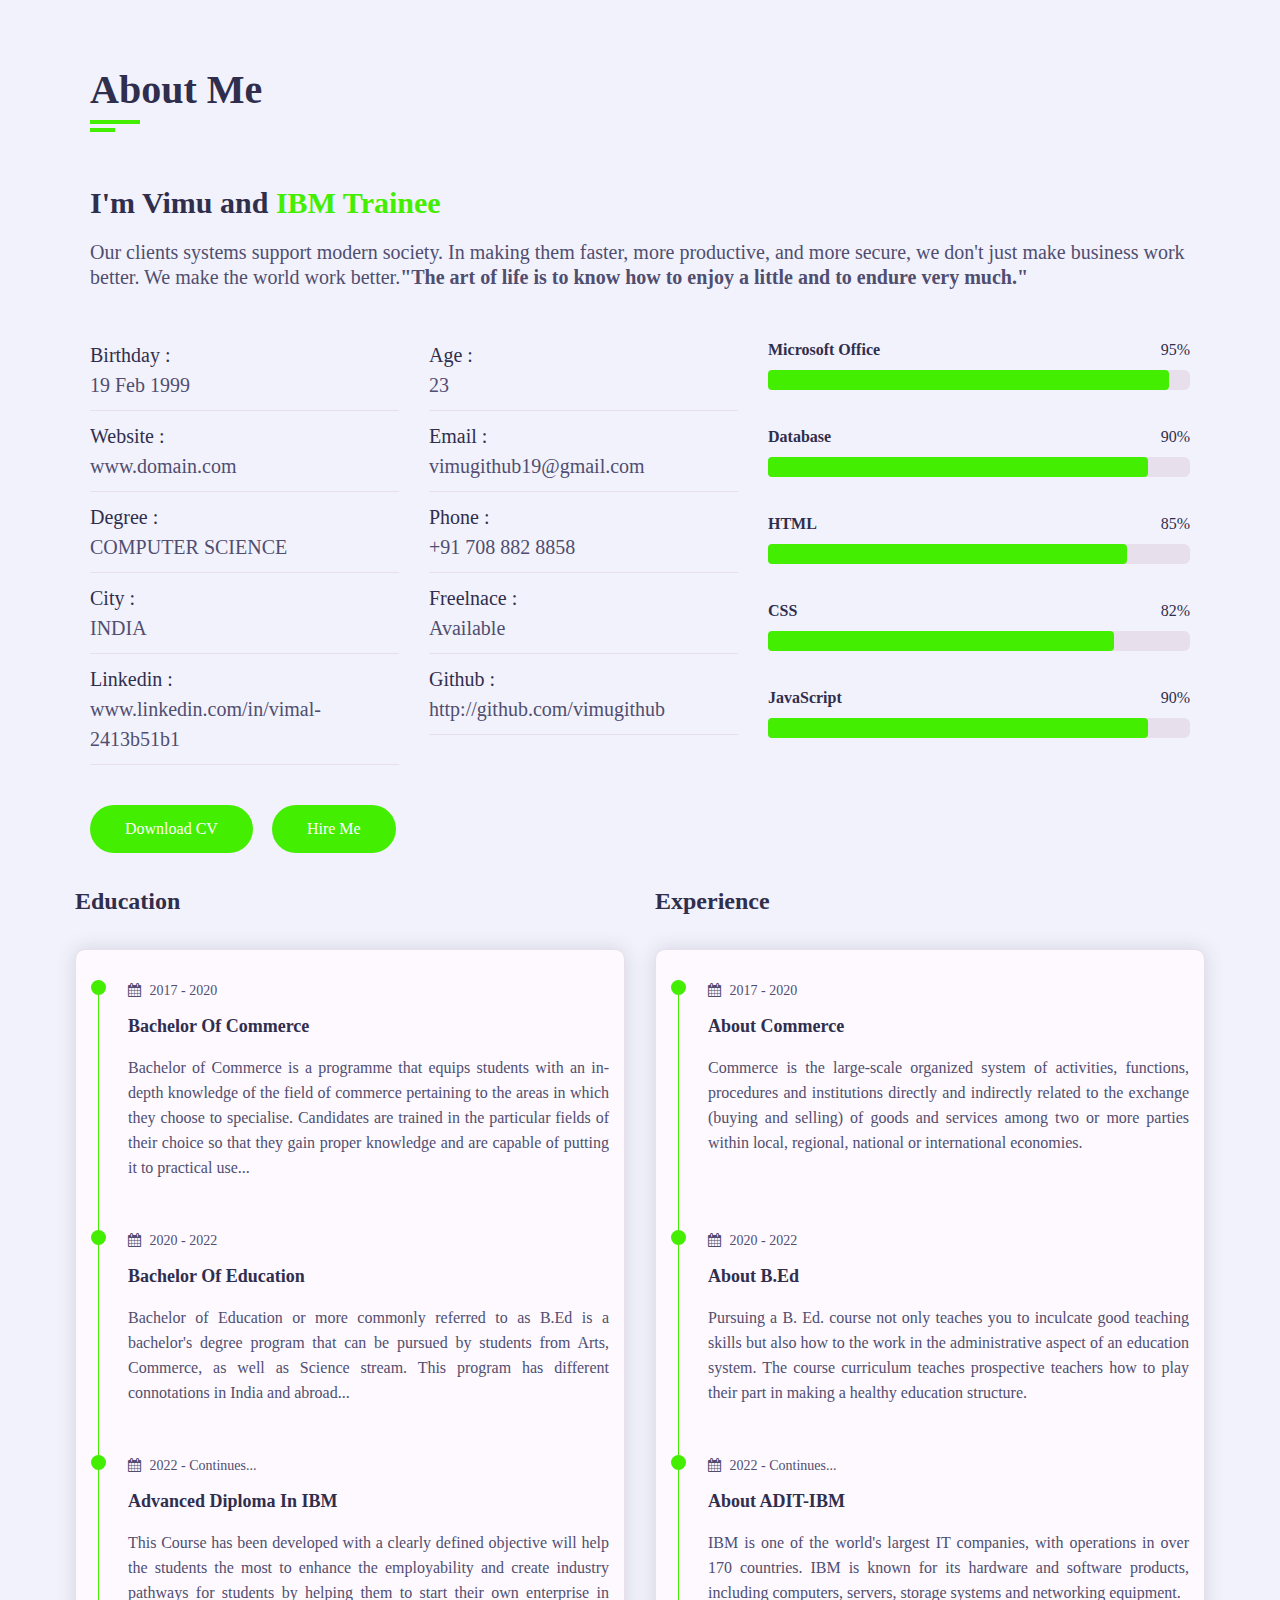
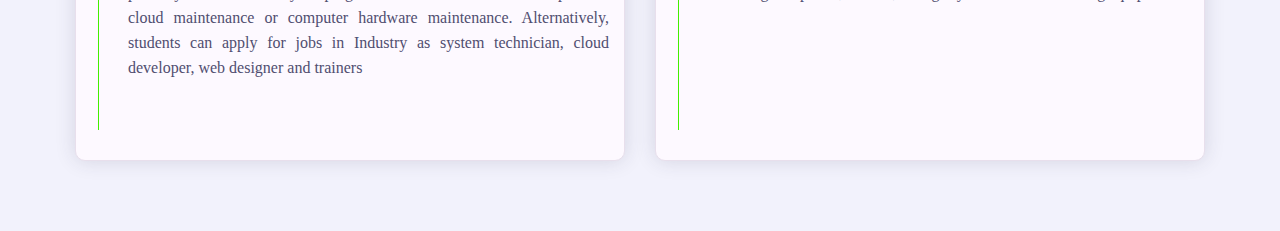
<file: about.html>
<!DOCTYPE html>
<html lang="en">
<head>
    <meta charset="UTF-8">
    <meta http-equiv="X-UA-Compatible" content="IE=edge">
    <meta name="viewport" content="width=device-width, initial-scale=1.0">
    <title>About</title>
    <link rel="stylesheet" href="color/style.css">
    <link rel="stylesheet" href="color/color3.css">
    <link rel="stylesheet" href="https://cdnjs.cloudflare.com/ajax/libs/font-awesome/4.7.0/css/font-awesome.min.css">
</head>
<body>
  <section class="about section" id="about">
        <div class="container">

            <div class="row">
                <div class="section-title padd-15">
                    <h2>About Me</h2>
                </div>
            </div>
            <div class="row">
                <div class="about-content padd-15">
                <div class="row">
                    <div class="about-text padd-15">
                        <h3>I'm Vimu and <span>IBM Trainee</span></h3>
                            <p>Our clients systems support modern society. In making them faster, more productive, and more secure, we don't just make business work better.
                                We make the world work better.<b>"The art of life is to know how to enjoy a little and to endure very much."</b> </p>
                    </div>
                </div>
<!-- Personal -->
				
                <div class="row">
                        <div class="personal-info padd-15">
                 <div class="row">
                        <div class="info-item padd-15">
                            <p>Birthday : <span>19 Feb 1999</span></p>
                        </div>

                        <div class="info-item padd-15">
                            <p>Age : <span>23</span></p>
                        </div>
                        
                        <div class="info-item padd-15">
                            <p>Website : <span>www.domain.com </span></p>
                        </div>

                        <div class="info-item padd-15">
                            <p>Email : <span>vimugithub19@gmail.com</span></p>
                        </div>

                        <div class="info-item padd-15">
                            <p>Degree : <span>COMPUTER SCIENCE</span></p>
                        </div>

                        <div class="info-item padd-15">
                            <p>Phone : <span>+91 708 882 8858</span></p>
                        </div>

                        <div class="info-item padd-15">
                            <p>City : <span>INDIA</span></p>
                        </div>

                        <div class="info-item padd-15">
                            <p>Freelnace : <span>Available</span></p>
                        </div>
                        <div class="info-item padd-15">
                            <p>Linkedin : <span>www.linkedin.com/in/vimal-2413b51b1</span></p>
                        </div>
                        <div class="info-item padd-15">
                            <p>Github : <span>http://github.com/vimugithub</span></p>
                        </div>
                    </div>
                    <div class="row">
                        <div class="buttons padd-15">
                            <a href="img/resume.pdf" class="btn" download>Download CV</a>
                           		
							<a href="cont.html" class="btn hire-me">Hire Me</a>
                        </div>
                    </div> 
                    </div>        
                     <div class="skills padd-15">
                        <div class="row">
                            <div class="skills-item padd-15">
                                    <h5>Microsoft Office</h5>
                            <div class="progress">
                                    <div class="progress-in" style="width: 95%;"></div>
                                    <div class="skills-percent">95%</div>
                            </div>
                            </div>

                            <div class="skills-item padd-15">
                                    <h5>Database</h5>
                            <div class="progress">
                                    <div class="progress-in" style="width: 90%;"></div>
                                    <div class="skills-percent">90%</div>
                            </div>
                            </div>

                            <div class="skills-item padd-15">
                                    <h5>HTML</h5>
                            <div class="progress">
                                    <div class="progress-in" style="width: 85%;"></div>
                                    <div class="skills-percent">85%</div>
                            </div>
                            </div>

                            <div class="skills-item padd-15">
                                    <h5>CSS</h5>
                            <div class="progress">
                                    <div class="progress-in" style="width: 82%;"></div>
                                    <div class="skills-percent">82%</div>
                            </div>
                            </div>

                            <div class="skills-item padd-15">
                                    <h5>JavaScript</h5>
                            <div class="progress">
                                    <div class="progress-in" style="width: 90%;"></div>
                                    <div class="skills-percent">90%</div>
                            </div>
                            

                     </div>
                    </div>
                </div>
                       <div class="row">
                           <div class="education padd-15">
                               <h3 class="title">Education</h3>
                                   <div class="row">
                                       <div class="timeline-box padd-15">
                                           <div class="timeline shadow-dark">
<!-- === Timeline items === -->
                    <div class="timeline-item">
                        <div class="circle-dot"></div>
                       		<h3 class="timeline-date">
                            	<i class="fa fa-calendar"></i> 2017 - 2020
                      		</h3>
                        <h4 class="timeline-title">Bachelor of Commerce</h4>
                                <p class="timeline-text">Bachelor of Commerce is a programme that equips students with an in-depth knowledge of 
                                    the field of commerce pertaining to the areas in which they choose to specialise. 
                                            Candidates are trained in the particular fields of their choice 
                                             so that they gain proper knowledge and are capable of putting it to practical use...</p>
                    </div>		
                            <!-- === Timeline items === -->
                    <div class="timeline-item">
                        <div class="circle-dot"></div>
                        <h3 class="timeline-date">
                            <i class="fa fa-calendar"></i> 2020 - 2022
                        </h3>
                        <h4 class="timeline-title">Bachelor of Education</h4>
                                <p class="timeline-text">Bachelor of Education or more commonly referred to as 
                                    B.Ed is a bachelor's degree program that can be pursued by students from Arts, Commerce, as well as Science stream. 
                                    This program has different connotations in India and abroad...</p>
                    </div>	
                            <!-- === Timeline items === -->      
                    <div class="timeline-item">
                        <div class="circle-dot"></div>
                        <h3 class="timeline-date">
                            <i class="fa fa-calendar"></i> 2022 - Continues...
                        </h3>
                        <h4 class="timeline-title"> Advanced Diploma in IBM</h4>
                                <p class="timeline-text">This Course has been developed with a clearly defined objective will help 
                                    the students the most to enhance the employability and create industry pathways for students by 
                                    helping them to start their own enterprise in cloud maintenance or computer hardware maintenance. 
                                    Alternatively, students can apply for jobs in Industry as system technician, 
                                        cloud developer, web designer and trainers</p>
                    </div>
                                            </div>
                                        </div>
                                    </div>
                            </div>
                        
                            <div class="experience padd-15">
                                <h3 class="title">Experience</h3>
                                <div class="row">
                                    <div class="timeline-box padd-15">
                                        <div class="timeline shadow-dark">
<!-- === Timeline items === -->
                <div class="timeline-item">
                    <div class="circle-dot"></div>
                    <h3 class="timeline-date">
                        <i class="fa fa-calendar"></i> 2017 - 2020
                    </h3>
                    <h4 class="timeline-title">About  Commerce</h4>
                            <p class="timeline-text">Commerce is the large-scale organized system of activities, functions, procedures and institutions directly and indirectly related to the exchange (buying and selling) of goods and services among two or more parties within local, regional, national or international economies.<br><br></p>
                </div>		
                        <!-- === Timeline items === -->
                <div class="timeline-item">
                    <div class="circle-dot"></div>
                    <h3 class="timeline-date">
                        <i class="fa fa-calendar"></i> 2020 - 2022
                    </h3>
                    <h4 class="timeline-title">About B.ed</h4>
                            <p class="timeline-text">Pursuing a B. Ed. course not only teaches you to inculcate good teaching skills but also how to the work in the administrative aspect of an education system. The course curriculum teaches prospective teachers how to play their part in making a healthy education structure.</p>
                </div>	
                        <!-- === Timeline items === -->      
                <div class="timeline-item">
                    <div class="circle-dot"></div>
                    <h3 class="timeline-date">
                        <i class="fa fa-calendar"></i> 2022 - Continues...
                    </h3>
                    <h4 class="timeline-title"> About ADIT-IBM</h4>
                          
                            <p class="timeline-text">IBM is one of the world's largest IT companies, with operations in over 170 countries. IBM is known for its hardware and software products, including computers, servers, storage systems and networking equipment.<br><br><br><br></p>
                </div>
                                        </div>
                                    </div>
                                </div>
                            </div> 

                        </div>
                </div>
            </div>
        </div>
    </section>  
</body>
</html>
</file>
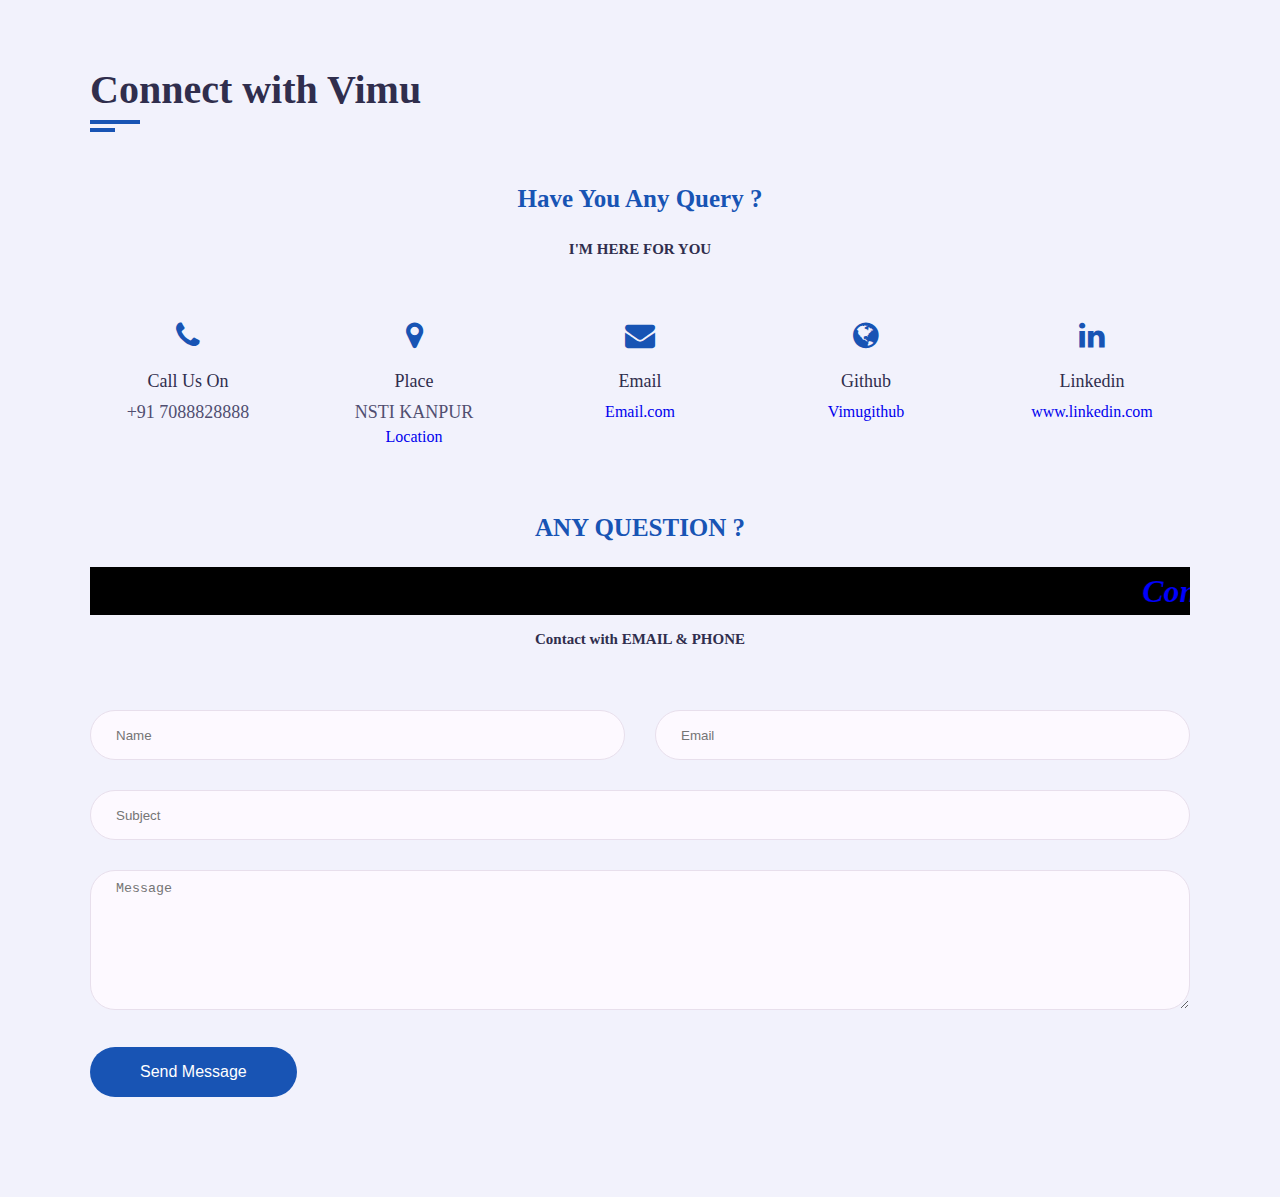
<file: cont.html>
<!DOCTYPE html>
<html>
<head>
	<meta charset="utf-8">
	<meta name="viewport" content="width=device-width, initial-scale=1">
	<title>Contect</title>
	<link rel="stylesheet" href="color/style.css">
    <link rel="stylesheet" href="color/color4.css">
    <link rel="stylesheet" href="https://cdnjs.cloudflare.com/ajax/libs/font-awesome/4.7.0/css/font-awesome.min.css">
</head>
<body>
	<!--=== Contact section Start ===-->

		<section class="contact section">


			<div class="aside">
				<div class="logo">
					<a href="#"><span>V</span>imu</a></div>
			   <div class="nav-toggle">
				   <span></span>
			   </div>
					<ul class="nav">
						<li><a href="Main.html" class="active"><i class="fa fa-home"></i>Home</a></li>
						<li><a href="about.html"><i class="fa fa-user"></i>About</a></li>
						<li><a href="service.html"><i class="fa fa-list"></i>Services</a></li>
						<li><a href="port.html"><i class="fa fa-briefcase"></i>Portfolio</a></li>
						<li><a href="cont.html"><i class="fa fa-comments"></i>Contect</a></li>
					</ul>
				</div>
			</div>


			<div class="container">
				<div class="row">
					<div class="section-title padd-15">
						<h2>Connect with Vimu</h2>
					</div>
				</div>
				<h3 class="contact-title padd-15">Have You Any Query ?</h3>
				<h4 class="contact-sub-title padd-15">I'M HERE FOR YOU </h4>
					<div class="row">
<!-- ====Contact info item Start==== -->

		<div class="contact-info-item padd-15">
			<div class="icon"><i class="fa fa-phone"></i></div>
			<h4>Call Us On</h4>
				<p>+91 7088828888</p>
		</div>

<!-- ====Contact info item End==== -->
<!-- ====Contact info item Start==== -->

		<div class="contact-info-item padd-15">
			<div class="icon"><i class="fa fa-map-marker"></i></div>
			<h4>Place</h4>
				<p>NSTI KANPUR</p>
				<a href="https://goo.gl/maps/hQSdcrZji4s8kAF8A">Location</a>
		</div>

<!-- ====Contact info item End==== -->
<!-- ====Contact info item Start==== -->

		<div class="contact-info-item padd-15">
			<div class="icon"><i class="fa fa-envelope"></i></div>
			<h4>Email</h4>
					<a href="vimugithub19@gmail.com">Email.com</a>
					<!-- <p>vimugithub@gmail.com</p> -->
		</div>
		

<!-- ====Contact info item End==== -->
<!-- ====Contact info item Start==== -->

		<div class="contact-info-item padd-15">
			<div class="icon"><i class="fa fa-globe"></i></div>
			<h4>Github</h4>
				<a href="http://github.com/vimugithub">Vimugithub</a>
				<!-- <p>http://github.com/vimugithub</p> -->
		</div>

		<div class="contact-info-item padd-15">
			<div class="icon"><i class="fa fa-linkedin"></i></div>
			<h4>Linkedin</h4>
				<a href="www.linkedin.com/in/vimal-2413b51b1">www.linkedin.com</a>
		</div>

<!-- ====Contact info item End==== -->
					</div>
					<h3 class="contact-title padd-15">ANY QUESTION ?</h3>
		<font size=6 color="blue" face="ravie"><b><i><u>
			<marquee bgcolor="mint">Contact With Vimu</marquee></u></i></b></font>
				<h4 class="contact-sub-title padd-15">Contact with EMAIL & PHONE</h4>


<!-- ====Contact form==== -->

			<div class="row">
				<div class="contact-form padd-15">
					<div class="row">
						<div class="form-item col-6 padd-15">
							<div class="form-group">
								<input type="text" class="form-control" placeholder="Name">
							</div>
						</div>
					<div class="form-item col-6 padd-15">
							<div class="form-group">
								<input type="email" class="form-control" placeholder="Email">
							</div>
						</div>
					</div>
						<div class="row">
					<div class="form-item col-12 padd-15">
							<div class="form-group">
								<input type="text" class="form-control" placeholder="Subject">
							</div>
						</div>
					</div>
					<div class="row">
					<div class="form-item col-12 padd-15">
							<div class="form-group">
								<textarea name="" class="form-control" id="" placeholder="Message"></textarea>
							</div>
						</div>
					</div>
					<div class="row">
					<div class="form-item col-12 padd-15">
						<div class="form-group">
							<button type="submit" class="btn">Send Message</button>
						</div>
					</div>
					</div>
					</div>
				
			</div>

<!-- ====Contact form==== -->

			</div>
		</section>

<!--=== Contact section End ===-->
</body>
</html>
</file>
<file: color/style.css>
@import url('https://fonts.googleapis.com/css2?family=Clicker+Script&family=Poppins:wght@200;300;500;600;700&display=swap');

:root {
	--bg-black-900: #f2f2fc;
	--bg-black-100: #fdf9ff;
	--bg-black-50: #e8dfec;
	--text-black-900: #302e4d;
	--text-black-700: #504e70;
}

body.dark{

	--bg-black-900: #151515;
	--bg-black-100: #222222;
	--bg-black-50: #199191;
	--text-black-900: #ffffff;
	--text-black-700: #e9e9e9;


}

body {
	margin: 0;
	padding: 0;
	line-height: 1.5;
	font-size: 16px;
	font-family: 'Poppins' sans-serif;
}


*
{
	margin: 0;
	padding: 0;
	outline: none;
	text-decoration: none;
	box-sizing: border-box;

}

::before,::after {
	box-sizing: border-box;
}

ul {
	list-style: none;
}

.section {
	background: var(--bg-black-900);
	min-height: 100vh;
	display: block;
	position: flex;
	left: 270px;
	padding: 0 30px;
   /* top: 0;
	right: 0;
	z-index: 0;*/
    opacity: 1.5;
}
																	/* .hidden{
																		display: none !important;
																	}  */
.main-content{ 
	padding-left: 270px;
}
.padd-15 {
	padding-left: 15px;
	padding-right: 15px;
}

.container {
	max-width: 1100px;
	width: 100%;
	margin: auto;
}

.section .container{
	padding-top: 60px;
	padding-bottom: 70px;
}
.section-title{
	flex: 0 0 100%;
	max-width: 100%;
	margin-bottom: 60px;
}

.section-title h2{
	font-size: 40px;
	color: var(--text-black-900);
	font-weight: 700;
	position: relative;
}

.section-title h2::before{
	content: '';
	height: 4px;
	width: 50px;
	background-color: var(--skin-color);
	position: absolute;
	top: 100%;
	left: 0;
}

.section-title h2::after{
	content: '';
	height: 4px;
	width: 25px;
	background-color: var(--skin-color);
	position: absolute;
	top: 100%;
	left: 0;
	margin-top: 8px;
}
.row {
	display: flex;
	flex-wrap: wrap;
	margin-left: -15px;
	margin-right: -15px;
	position: relative;
}

.btn {
	font-size: 16px;
	font-weight: 500;
	padding: 12px 35px;
	background: var(--skin-color);
	color: white;
	border-radius: 40px;
	display: inline-block;
	white-space: nowrap;
	border: none;
	background: var(--skin-color);
	transition: all 0.3s ease;

}

.btn:hover {
	transform: scale(1.05);
}

.shadow-dark{
	box-shadow: 0 0 20px rgba(48, 46, 77, 0.15);
}

												/* aside */

.aside {
	width: 270px;
	background: var(--bg-black-100);
	position: fixed;
	left: 0;
	top: 0;
	height: 100%;
	display: flex;
	border-right: 1px solid var(--bg-black-50);
	justify-content: center;
	align-items: center;
	padding: 30px;
	z-index: 25;

}

.aside .logo {
	position: absolute;
	top: 50px;
	font-size: 30px;
	text-transform: capitalize;
}

.aside .logo a {
	color: var(--text-black-900);
	font-weight: 700;
	background: none;
	padding: 15px 20px;
	font-size: 35px;
	letter-spacing: 5px;
	position: relative;

}

.aside .logo a span {
	font-family: 'Clicker Script', cursive;
	font-size: 40px;
}

.aside .logo a::before {

	content: '';
	position: absolute;
	width: 25px;
	height: 25px;
	border-bottom: 5px solid var(--skin-color);
	border-left: 5px solid var(--skin-color);
	bottom: 0;
	left: 0;

}

.aside .logo a::after {

	content: '';
	position: absolute;
	width: 25px;
	height: 25px;
	border-top: 5px solid var(--skin-color);
	border-right: 5px solid var(--skin-color);
	top: 0;
	right: 0;

}

.aside .nav-toggler {
	height: 40px;
	width: 40px;
	border: 1px solid var(--bg-black-50);
	cursor: pointer;
	position: fixed;
	left: 300px;
	top: 200px;
	border-radius: 10px;
	display: none;
	align-items: center;
	justify-content: center;
	background: var(--bg-black-100);
}

.aside .nav-toggler span {
	height: 2px;
	width: 18px;
	background: var(--skin-color);
	display: inline-block;
	position: relative;
}

.aside .nav-toggler span::before {
	content: '';
	height: 2px;
	width: 18px;
	background: var(--skin-color);
	position: absolute;
	top: -6px;
	left: 0;
}

.aside .nav-toggler span::after {
	content: '';
	height: 2px;
	width: 18px;
	background: var(--skin-color);
	position: absolute;
	top: 6px;
	left: 0;
}

.aside .nav {
	margin-top: 50px;

}

.aside .nav li {
	margin-bottom: 20px;
	display: block;

}

.aside .nav li a {
	font-size: 20px;
	font-weight: 600;
	display: block;
	color: var(--text-black-900);
	border-bottom: 1px solid var(--bg-black-50);
	padding: 5px 1rem;
}

.aside .nav li a.active {
	color: var(--skin-color);
}

.aside .nav li a i {
	margin-right: 15px;
}

														/* home */
.home {
	min-height: 100vh;
	display: flex;
	color: var(--text-black-900);
}
.home .home-info {
	flex: 0 0 50%;
	max-width: 50%;
}
h3.hello {
	font-size: 30px;
	margin: 15px 0;
	margin-top: 100px;
}
h3.hello span {
	font-family: 'Clicker Script', cursive;
	font-size: 30px;
	font-weight: 700;
	color: var(--skin-color);
}
h3.my-profession {
	font-size: 30px;
	margin: 15px 0;
}
.typing {
	color: var(--skin-color);
}
.home-info p {
	margin-bottom: 100px;
	font-size: 25px;
	color: var(--text-black-700);
}
.home .home-img {
	flex: 0 0 50%;
	max-width: 50%;
	text-align: center;
	position: relative;	
}
.home-img::after {
	content: '';
	position: absolute;
	height: 80px;
	width: 80px;
	border-bottom: 10px solid var(--skin-color);
	border-right: 10px solid var(--skin-color);
	right: 20px;
	bottom: -40px;
}

.home-img::before {
	content: '';
	position: absolute;
	width: 80px;
	height: 80px;
	border-top: 10px solid var(--skin-color);
	border-left: 10px solid var(--skin-color);
	left: 20px;
	top: 40px;
}
.home .home-img img {
	height: 500px;
	padding-top: 5rem;
	margin: auto;
	border-radius: 5px;
}
										/*  About  */
.about .about-content{
	flex: 0 0 100%;
	max-width: 100%;
	
}

.about .about-content .about-text{
	flex: 0 0 100%;
	max-width: 100%;
	/*background-color: aqua;*/
}

.about .about-content .about-text h3{
	font-size: 30px;
	margin-bottom: 15px;
	font-weight: 700;
	color: var(--text-black-900);
}

.about .about-content .about-text h3 span{
	color: var(--skin-color);

}

.about .about-content .about-text p{
	font-size: 20px;
    line-height: 25px;
	color: var(--text-black-700);
}

.about .about-content .personal-info{
	flex: 0 0 60%;
	max-width: 60%;
	/* background-color: red; */
	margin-top: 40px;
}

.about .about-content .personal-info .info-item{
	flex: 0 0 50%;
	max-width: 50%;
	/* background-color: red; */
 }

.about .about-content .personal-info .info-item p{
	font-weight: 60%;
	padding: 10px 0;
	font-size: 20px;
	color: var(--text-black-900);
	border-bottom: 1px solid var(--bg-black-50);
}
 .about .about-content .personal-info .info-item p span{
 	font-weight: 400;
 	color: var(--text-black-700);
 	margin-left: 4px;
 	display: inline-block;
 }

 .about .about-content .personal-info .buttons{
 	margin-top: 30px;
 }

 .about .about-content .personal-info .buttons .btn{
 	margin-right: 15px;
 	margin-top: 10px;

 }

.about .about-content .skills{
	flex: 0 0 40%;
	max-width: 40%;
	/* background-color: green; */
	margin-top: 40px;
}

.about .about-content .skills .skills-item{
	flex: 0 0 100%;
	max-width: 100%;
/*	background-color: blueviolet;*/
	margin-bottom: 27px;
}

.about .about-content .skills .skills-item h5{
	line-height: 40px;
	font-weight: 600;
	font-size: 16px;
	color: var(--text-black-900);
	text-transform: capitalize;
}

.about .about-content .skills .skills-item .progress{
	background-color: var(--bg-black-50);
	height: 20px;
	border-radius: 6px;
	width: 100%;
	position: relative;
}

.about .about-content .skills .skills-item .progress .progress-in{
	position: absolute;
	left: 0;
	top: 0;
	height: 100%;
	border-radius: 4px;
	background-color: var(--skin-color);
}

.about .about-content .skills .skills-item .skills-percent{
	position: absolute;
	right: 0;
	color: var(--text-black-900);
	top: -40px;
	font-weight: 400;
	line-height: 40px;
}

.about .about-content .education,
.about .about-content .experience
{
	flex: 0 0 50%;
	max-width: 50%;
	margin-top: 30px;
}

.about .about-content h3.title{
	font-size: 24px;
	margin-bottom: 30px;
	font-weight: 700;
	color: var(--text-black-900);
}

.about .about-content .timeline-box{
	flex: 0 0 100%;
	max-width: 100%;
/*	background-color: deepskyblue;*/
}

.about .about-content .timeline{
	background-color: var(--bg-black-100);
	padding: 30px 15px;
	border-radius: 10px;
	border: 1px solid var(--bg-black-50);
	width: 100%;
	position: relative;
} 
												/* about 2 */

.about .about-content .timeline .timeline-item{
	position:relative;
	padding-bottom: 50px;
	padding-left: 37px;
}

.about .about-content .timeline .timeline-item last-child
{
	padding-bottom: 0;
}

.about .about-content .timeline .timeline-item::before
{
	content: '';
	width: 1px;
	position: absolute;
	height: 100%;
	left: 7px;
	top: 0;
	background-color: var(--skin-color);
}

.about .about-content .timeline .timeline-item .circle-dot
{
	position: absolute;
	left: 0;
	top: 0;
	height: 15px;
	width: 15px;
	border-radius: 50%;
	background-color: var(--skin-color);
}
.about .about-content .timeline .timeline-date
{
	font-weight: 400;
	font-size: 14px;
	margin-bottom: 12px;
	color: var(--text-black-700);
}

.about .about-content .timeline .timeline-date .fa{
	margin-right: 5px;
}

.about .about-content .timeline .timeline-title
{
	font-weight: 700;
	font-size: 18px;
	margin-bottom: 15px;
	text-transform: capitalize;
	color: var(--text-black-900);
}

.about .about-content .timeline .timeline-text
{
	line-height: 25px;
	font-size: 16px;
	text-align: justify;
	color: var(--text-black-700);
}

													/* Service */

.service .container{
	padding-bottom: 40px;
}

.service .service-item{
	margin-bottom: 30px;
	flex: 0 0 33.33%;
	max-width: 33.33%;
	cursor: pointer;
}

.service .service-item .service-item-inner
{
	background-color: var(--bg-black-100);
	border: 1px solid var(--bg-black-50);
	border-radius: 10px;
	padding: 30px 15px;
	text-align: center;
	transition: all 0.3s ease;
}

.service .service-item .service-item-inner:hover
{
	box-shadow: 0 0 20px rgba(48, 46, 77, 0.15);
}

.service .service-item .service-item-inner .icon
{
	height: 60px;
	width: 60px;
	border-radius: 50%;
	display: block;
	/*background: black;*/
	margin: 0 auto 30px;
	text-align: center;
	transition: all 0.3s ease;
}

.service .service-item .service-item-inner .icon .fa
{
	font-size: 40px;
	line-height: 60px;
	color: var(--skin-color);
	transition: all 0.3s ease;
}

.service .service-item .service-item-inner:hover .icon{
	background: var(--skin-color);
}


.service .service-item .service-item-inner:hover .icon .fa{
	font-size: 25px;
	color: #fff2ff;
}


.service .service-item .service-item-inner h4
{
	font-size: 18px;
	margin-bottom: 15px;
	color: var(--text-black-900);
	font-weight: 700;
	text-transform: capitalize;
}


.service .service-item .service-item-inner p{
	font-size: 16px;
	color: var(--text-black-700);
	line-height: 25px;
}

													/* portfolio */

.portfolio .container{
	padding-bottom: 40px;
}

.portfolio .portfolio-heading{
	flex: 0 0 100%;
	max-width: 100%;
	margin-bottom: 40px;
}

.portfolio .portfolio-heading h2{
	color: var(--text-black-900);
	font-weight: 500;
}

.portfolio .portfolio-item{
	flex: 0 0 33.33%;
	max-width: 33.33%;
	margin-bottom: 30px;

}
.portfolio .portfolio-item-inner{
	border: 10px solid var(--bg-black-100);
	overflow: hidden;
	cursor: pointer;
}

.portfolio .portfolio-item-inner .portfolio-img img{
	width: 100%;
	display: block;
}

														/* Contact */

.contact-title{
	color: var(--skin-color);
	text-align: center;
	font-size: 25px;
	margin-bottom: 20px;
}

.contact-sub-title{
	color: var(--text-black-900);
	text-align: center;
	font-size: 15px;
	margin-bottom: 60px;
}

.contact .contact-info-item{
	flex: 0 0 20%;
	max-width: 20%;
	text-align: center;
	margin-bottom: 60px;
}

.contact .contact-info-item .main-content
{
	display: inline-block;
}

.contact .contact-info-item .icon .fa
{
	font-size: 30px;
	color: var(--skin-color);
}

.contact .contact-info-item:hover .icon .fa{
	font-size: 30px;
	color: black;
}

.contact .contact-info-item h4
{
	font-size: 18px;
	font-weight: 500;
	color: var(--text-black-900);
	text-transform: capitalize;
	margin: 15px 0 5px;
}

.contact .contact-info-item p
{
	font-size: 18px;
	line-height: 25px;
	color: var(--text-black-700);
	font-weight: 400;
}

.contact .contact-form{
	flex: 0 0 100%;
	max-width: 100%;
}

.contact .contact-form .col-6{
	flex: 0 0 50%;
	max-width: 50%;
}

.contact .contact-form .col-12{
	flex: 0 0 100%;
	max-width: 100%;
}

.contact .contact-form .form-item{
	margin-bottom: 30px;
}

.contact .contact-form .form-item .form-control{
	width: 100%;
	height: 50px;
	border-radius: 25px;
	background: var(--bg-black-100);
	border: 1px solid var(--bg-black-50);
	padding: 10px 25px;
	color: var(--text-black-900);
	transition: all 0.3s ease;
}

.contact .contact-form .form-item .form-control:focus
{
	box-shadow: 0 0 20px rgba(48, 46, 77, 0.15);
}

.contact .contact-form .form-item textarea.form-control
{
	height: 140px;
}

.contact .contact-form .btn{
	height: 50px;
	padding: 0 50px;
}

@media (max-width: 1520px)
{
	.aside
	{
		left: -270px;
		margin-top: -24rem;
		
	}
	.nav2
	{
		display: flex;
		
	}
	.pt
	{
		margin-top: 3rem;
	}
	
	/* .nav
	{
		display: flex;
		gap: 5px;
		margin-left: 375%;
		flex-wrap: nowrap;
	} */

	.main-content
	{
		padding-left: 0;
	}
	.about .about-content .personal-info .info-item p span
	{
	display: block;
	margin-left: 0;
	}
}

@media (max-width: 1092px)
{
	.contact .contact-info-item,
	.portfolio .portfolio-item,
	.service .service-item
	{
		flex: 0 0 50%;
		max-width: 50%;
	}

	.home .home-info
	{
		flex: 0 0 100%;
		max-width: 100%;
	}
	.home .home-img
	{
		display: none;
	}
}

@media (max-width: 993px)
{
	.contact .contact-info-item,
	.contact .contact-form .col-6,
	.about .about-content .skills,
	.about .about-content .education,
	.about .about-content .experience,
	.service .service-item,
	.portfolio .portfolio-item,
	.about .about-content .personal-info
	{
		flex: 0 0 100%;
		max-width: 100%;
	}
}


@media (max-width: 768px)
{
	.portfolio .portfolio-item,
	.contact .contact-info-item,
	.contact .contact-form .col-6
}

@media (max-width:510px) 
{

	.pt
	{
		margin-top: 3rem;
	}
	.aside .nav li a {
		padding: 5px;

	}
}





body, html {
	height: 100%;
	margin: 0;
  }
  
  .bgimg {
	background-color: #1eb1dd;
	height: 100%;
	background-position: center;
	background-size: cover;
	position: relative;
	color: rgb(255, 255, 255);
	font-family: 'Poppins' sans-serif;
	font-size: 25px;
  }
  
  .topleft {
	position: absolute;
	top: 0;
	left: 16px;
  }
  
  .bottomleft {
	position: absolute;
	bottom: 0;
	left: 16px;
  }
  
  .middle {
	position: absolute;
	top: 50%;
	left: 50%;
	transform: translate(-50%, -50%);
	text-align: center;
  }
  
  hr {
	margin: auto;
	width: 40%;
  }


  /*    about   */

/* @import url("https://fonts.googleapis.com/css?family=Roboto:300,400,500,600,700");

*
{
    margin: 0;
    padding: 0;
    font-family: 'Roboto', sans-serif;
}

body {
    display: flex;
    justify-content: center;
    align-items: center;
    min-height: 100vh;
    background: #545551;
    font-family: 'Roboto', serif;
    font-size: 20px;
    text-shadow: 2px 2px 2px #aaa;
  }

.container{
    padding: relative;
    width: 900px;
    display: flex;
    justify-content: space-around;
}*/

.container .card{
    position: relative;
    width:250px;
    background: linear-gradient(0deg, #1b2b2b,#222,#1b2b2b);
    display: flex;
    justify-content: center;
    align-items: center;
    height: 300px;
    border-radius: 4px;
    text-align: center;
    overflow: hidden;
    transition: 0.5s;
}

.container .card:hover{
    transform: translateY(-10px);
    box-shadow: 0 15px 35px rgba(0, 0, 0, .5);
    pointer-events: none;
    z-index: 1;
}

.percent{
    position: relative;
    width: 150px;
    height: 150px;
    border-radius: 50%;
    box-shadow: inset 0 0 50px #000;
    background: #222;
    z-index: 1000;
}

.percent .number{
    position: absolute;
    top:0;
    left: 0; 
    width: 100%;
    height: 100%;
    display: flex;
    justify-content: center;
    align-items: center;
    border: 50%;

}

.percent .number h2{
    color: #777;
    font-weight: 700;
    font-size: 40px;
    transition: 0.5s;
}

.card:hover .percent .number h2{
    color: #fff;
    font-size: 60px;
}

.card:hover .percent .number h2 span{
    color: #fff;
 }

.taxt {
    position: relative;
    color: #777;
    font-weight: 700;
    font-size: 18px;
    letter-spacing: 1px;
    text-transform: uppercase;
    transition: 0.5s;
    margin-top: 20px;
}

.card:hover .text
{
    color: #fff;
}

.percent .number h2 span{
    font-size: 24px;
    color: #777;
}

.container .card:before{
    content: '';
    position: absolute;
    top: 0;
    left: -50%;
    width: 100%;
    height: 100%;
    background: rgba(255, 255, 255, .03);
    pointer-events: none;
    z-index: 1;
}


svg{
    position: relative;
    width: 150px;
    height: 150px;
    z-index: 1000;
}

svg circle
{
    width: 100%;
    height: 100%;
    fill: none;
    stroke: #191919;
    stroke-width: 10;
    stroke-linecap: round;
    transform: translate(5px,5px);
}

svg circle:nth-child(2)
{
    stroke-dasharray: 440;
    stroke-dashoffset: 440;
}

.card:nth-child(1) svg circle:nth-child(2)
{
    stroke: #00ff42;
    stroke-dashoffset: calc(440 - (440 *90) / 100)
}


.card:nth-child(2) svg circle:nth-child(2)
{
    stroke: #00a1ff;
    stroke-dashoffset: calc(440 - (440 *80) / 100)
}


.card:nth-child(3) svg circle:nth-child(2)
{
    stroke: #ff008c;
    stroke-dashoffset: calc(440 - (440 *50) / 100)
}
</file>
<file: color/color3.css>
:root
{
	--skin-color: #43ee00;
}
</file>
<file: color/color4.css>
:root
{
	--skin-color: #1854b4;
}
</file>
